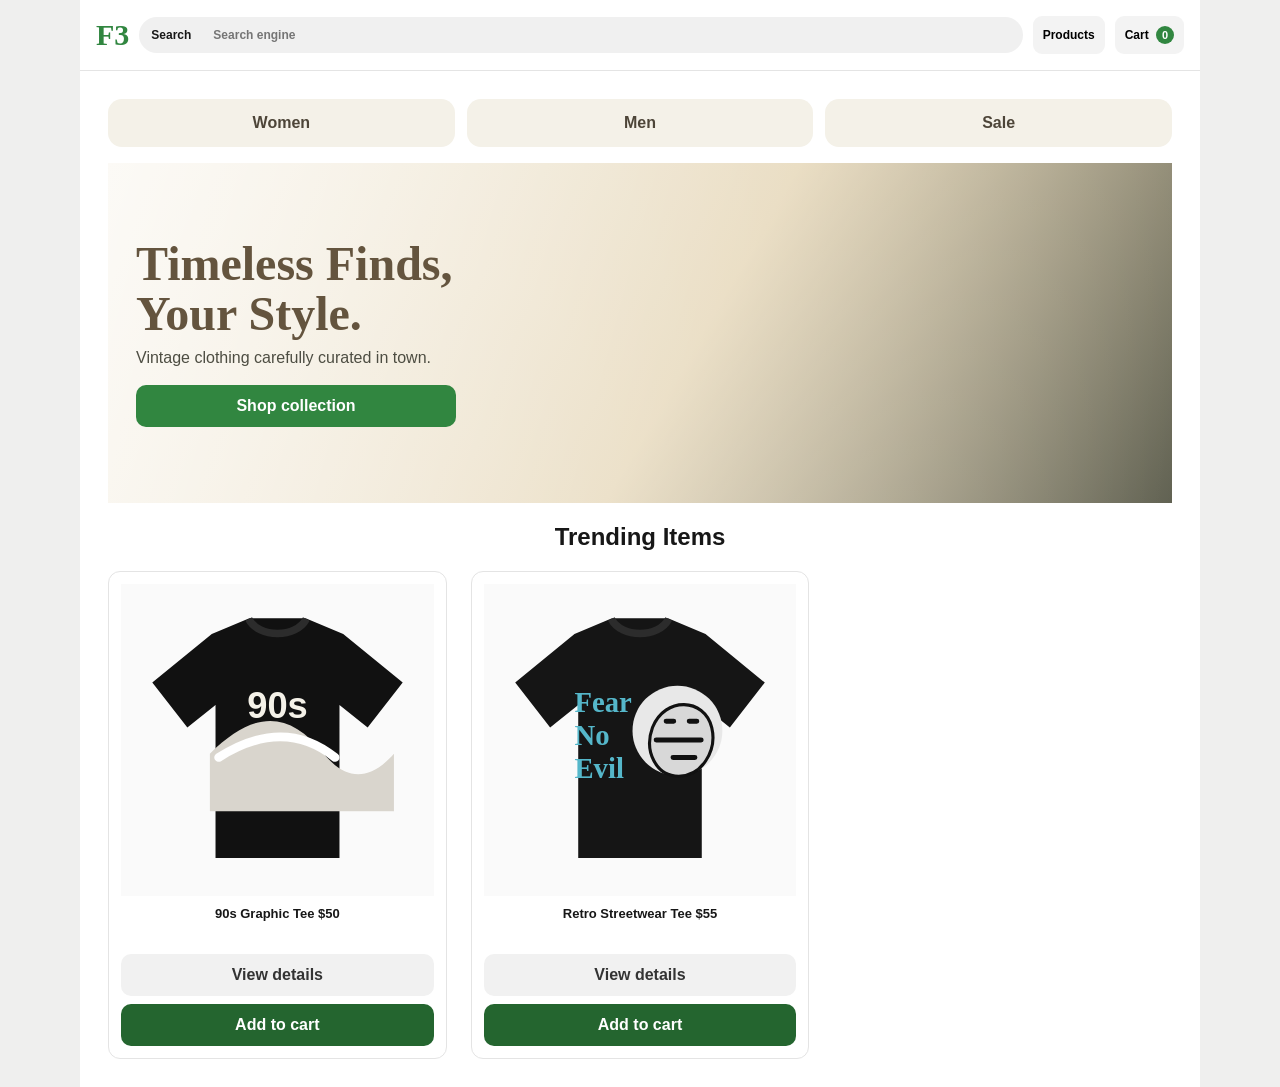
<file: index.html>
<!doctype html>
<html lang="en">
<head>
  <meta charset="utf-8">
  <meta name="viewport" content="width=device-width, initial-scale=1">
  <title>F3 Vintage Shop - Week 2</title>
  <link rel="stylesheet" href="css/styles.css">
</head>
<body>
  <header class="site-header">
    <a class="brand" href="#home" data-route="home" aria-label="F3 home">F3</a>
    <label class="search-box">
      <span>Search</span>
      <input id="searchInput" type="search" placeholder="Search engine">
    </label>
    <button class="nav-button" type="button" data-route="results">Products</button>
    <button class="nav-button cart-nav" type="button" data-route="cart">Cart <span id="cartCount">0</span></button>
  </header>

  <main>
    <section id="home" class="view active" aria-labelledby="homeTitle">
      <div class="category-row" aria-label="Shopping categories">
        <button type="button">Women</button>
        <button type="button">Men</button>
        <button type="button">Sale</button>
      </div>

      <section class="hero" aria-labelledby="homeTitle">
        <div>
          <h1 id="homeTitle">Timeless Finds, Your Style.</h1>
          <p>Vintage clothing carefully curated in town.</p>
          <button class="primary-button" type="button" data-route="results">Shop collection</button>
        </div>
      </section>

      <section aria-labelledby="trendingTitle">
        <h2 id="trendingTitle">Trending Items</h2>
        <div id="trendingGrid" class="product-grid"></div>
      </section>
    </section>

    <section id="results" class="view" aria-labelledby="resultsTitle">
      <div class="page-title">
        <button class="back-button" type="button" data-route="home">Back</button>
        <h1 id="resultsTitle">Search and Results</h1>
      </div>

      <div class="filter-row" aria-label="Product filters">
        <button type="button">Filter</button>
        <button type="button">Price</button>
        <button type="button">Size</button>
      </div>

      <div id="resultsGrid" class="product-grid"></div>
    </section>

    <section id="product" class="view" aria-labelledby="productTitle">
      <div class="page-title">
        <button class="back-button" type="button" data-route="results">Back</button>
        <h1 id="productTitle">Product Details</h1>
      </div>

      <article class="product-detail">
        <div id="productImage" class="detail-image"></div>
        <div class="detail-copy">
          <h2 id="productName">Product Name</h2>
          <p>Condition: Good</p>
          <label class="size-select">
            Size
            <select id="sizeSelect">
              <option>S</option>
              <option selected>M</option>
              <option>L</option>
              <option>XL</option>
            </select>
          </label>
          <button id="addToCart" class="primary-button" type="button">Add to Cart</button>
        </div>
      </article>
    </section>

    <section id="cart" class="view" aria-labelledby="cartTitle">
      <div class="page-title">
        <button class="back-button" type="button" data-route="results">Back</button>
        <h1 id="cartTitle">Cart</h1>
      </div>

      <button class="text-button" type="button" data-route="results">Continue shopping</button>
      <div id="cartItems" class="cart-list"></div>
      <p id="emptyCart" class="empty-message">Your cart is currently empty.</p>
      <div class="subtotal">
        <span>Subtotal</span>
        <strong id="subtotal">$0</strong>
      </div>
      <button class="primary-button" type="button" data-route="checkout">Check out</button>
    </section>

    <section id="checkout" class="view" aria-labelledby="checkoutTitle">
      <div class="page-title">
        <button class="back-button" type="button" data-route="cart">Back</button>
        <h1 id="checkoutTitle">Checkout</h1>
      </div>

      <form id="checkoutForm" class="checkout-form" novalidate>
        <fieldset>
          <legend>Contact</legend>
          <label>Email <input id="email" type="email" placeholder="Email" required></label>
        </fieldset>

        <fieldset>
          <legend>Delivery</legend>
          <label>First name <input id="firstName" type="text" placeholder="First name" required></label>
          <label>Last name <input id="lastName" type="text" placeholder="Last name" required></label>
          <label>Address <input id="address" type="text" placeholder="Address" required></label>
        </fieldset>

        <fieldset>
          <legend>Payment</legend>
          <label>Card number <input id="cardNumber" inputmode="numeric" placeholder="Card number" required></label>
          <label>Expiry <input id="expiry" placeholder="MM/YY" required></label>
          <label>CVV <input id="cvv" inputmode="numeric" placeholder="CVV" required></label>
        </fieldset>

        <p class="checkout-total">Total: <strong id="checkoutTotal">$0</strong></p>
        <p id="formError" class="form-error" role="alert"></p>
        <button class="primary-button" type="submit">Pay now</button>
      </form>
    </section>

    <section id="confirmation" class="view confirmation" aria-labelledby="confirmationTitle">
      <div class="success-mark" aria-hidden="true"></div>
      <h1 id="confirmationTitle">Thank you for your purchase.</h1>
      <p>Your order has been received.</p>
      <section class="order-summary">
        <h2>Order summary</h2>
        <div id="summaryItems"></div>
        <p>Total Paid: <strong id="summaryTotal">$0</strong></p>
      </section>
      <button class="primary-button" type="button" data-route="home">Continue shopping</button>
    </section>
  </main>

  <script src="js/app.js"></script>
</body>
</html>
</file>
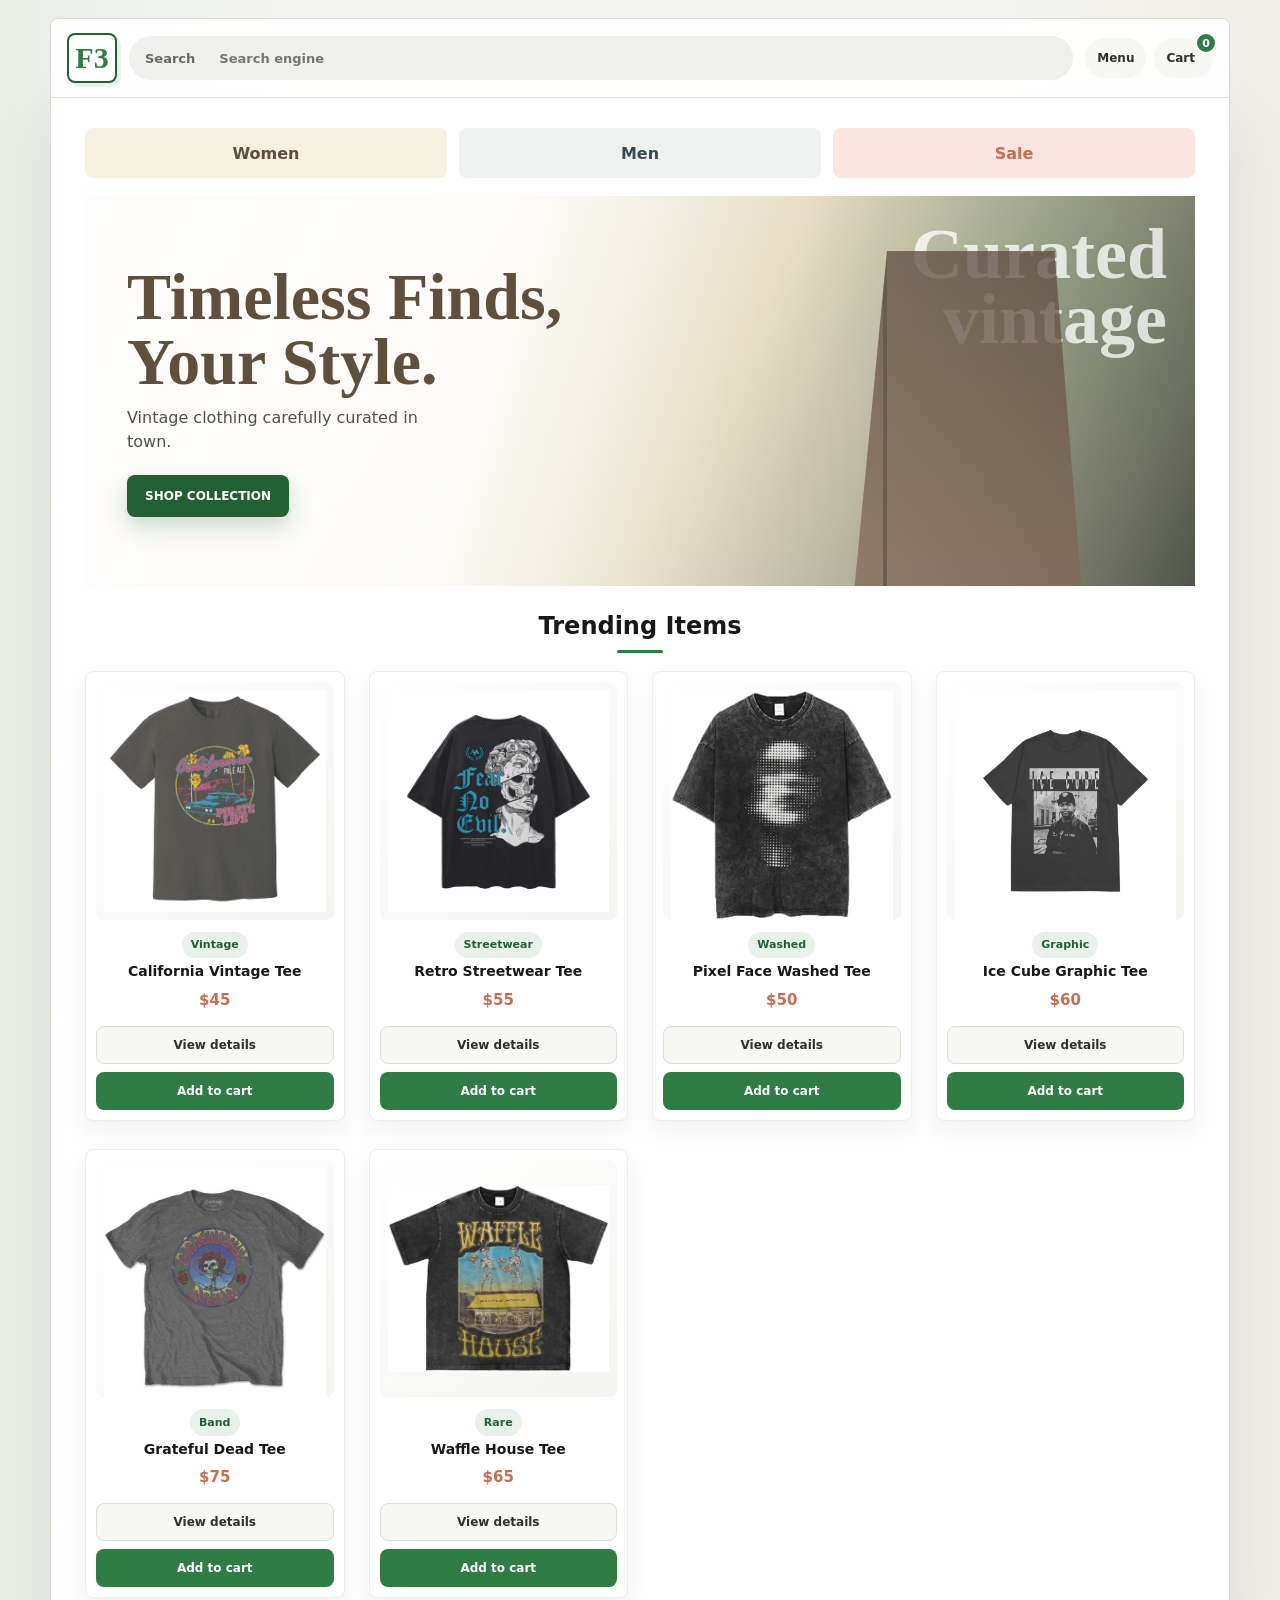
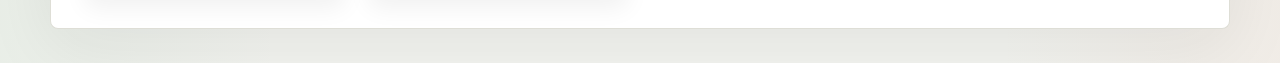
<file: docs/index.html>
<!doctype html>
<html lang="en">
<head>
  <meta charset="utf-8">
  <meta name="viewport" content="width=device-width, initial-scale=1">
  <title>F3 Vintage Shop</title>
  <link rel="stylesheet" href="css/styles.css?v=20260609">
</head>
<body>
  <header class="site-header">
    <a class="brand" href="#home" data-route="home" aria-label="F3 home">F3</a>
    <label class="search-box">
      <span aria-hidden="true">Search</span>
      <input id="searchInput" type="search" placeholder="Search engine">
    </label>
    <nav class="top-actions" aria-label="Main navigation">
      <button class="icon-button" type="button" data-route="results" aria-label="Open product list">Menu</button>
      <button class="icon-button cart-button" type="button" data-route="cart" aria-label="Open cart">
        Cart
        <span id="cartCount" class="cart-count">0</span>
      </button>
    </nav>
  </header>

  <main>
    <section id="home" class="view active" aria-labelledby="homeTitle">
      <div class="category-row" aria-label="Shopping categories">
        <button class="category category-women" type="button">Women</button>
        <button class="category category-men" type="button">Men</button>
        <button class="category category-sale" type="button">Sale</button>
      </div>

      <section class="hero" aria-labelledby="homeTitle">
        <div class="hero-copy">
          <h1 id="homeTitle">Timeless Finds, Your Style.</h1>
          <p>Vintage clothing carefully curated in town.</p>
          <button class="small-button" type="button" data-route="results">Shop collection</button>
        </div>
      </section>

      <section aria-labelledby="trendingTitle">
        <h2 id="trendingTitle" class="section-title">Trending Items</h2>
        <div id="trendingGrid" class="product-grid"></div>
      </section>
    </section>

    <section id="results" class="view" aria-labelledby="resultsTitle">
      <div class="page-toolbar">
        <button class="back-button" type="button" data-route="home" aria-label="Back to home">Back</button>
        <h1 id="resultsTitle">Search and Results</h1>
      </div>

      <div class="filter-row" aria-label="Product filters">
        <button type="button">Filter</button>
        <button type="button">Price</button>
        <button type="button">Size</button>
      </div>

      <div id="resultsGrid" class="product-grid"></div>
    </section>

    <section id="product" class="view" aria-labelledby="productTitle">
      <div class="page-toolbar">
        <button class="back-button" type="button" data-route="results" aria-label="Back to products">Back</button>
        <h1 id="productTitle">Product Details</h1>
      </div>

      <article class="product-detail">
        <div id="productImage" class="detail-image"></div>
        <div class="detail-copy">
          <h2 id="productName">California Vintage Tee $45</h2>
          <p id="productCondition">Condition: Good</p>
          <label class="size-select">
            Size
            <select id="sizeSelect">
              <option>S</option>
              <option selected>M</option>
              <option>L</option>
              <option>XL</option>
            </select>
          </label>
          <button id="addToCart" class="primary-button" type="button">Add to Cart</button>
        </div>
      </article>
    </section>

    <section id="cart" class="view" aria-labelledby="cartTitle">
      <div class="page-toolbar">
        <button class="back-button" type="button" data-route="product" aria-label="Back to product">Back</button>
        <h1 id="cartTitle">Cart</h1>
      </div>

      <button class="text-button" type="button" data-route="results">Continue shopping</button>
      <div id="cartItems" class="cart-list"></div>
      <div class="subtotal">
        <span>Subtotal</span>
        <strong id="cartSubtotal">$0</strong>
      </div>
      <button class="primary-button" type="button" data-route="checkout">Check out</button>
    </section>

    <section id="checkout" class="view" aria-labelledby="checkoutTitle">
      <div class="page-toolbar">
        <button class="back-button" type="button" data-route="cart" aria-label="Back to cart">Back</button>
        <h1 id="checkoutTitle">Checkout</h1>
      </div>

      <form id="checkoutForm" class="checkout-form" novalidate>
        <fieldset>
          <legend>Contact</legend>
          <label>Email <input id="email" type="email" placeholder="Email" required></label>
        </fieldset>

        <fieldset>
          <legend>Delivery</legend>
          <div class="delivery-options">
            <label><input type="radio" name="delivery" value="Ship" checked> Ship</label>
            <label><input type="radio" name="delivery" value="Pickup"> Pickup</label>
          </div>
          <label>First name <input id="firstName" type="text" placeholder="First name" required></label>
          <label>Last name <input id="lastName" type="text" placeholder="Last name" required></label>
          <label>Address <input id="address" type="text" placeholder="Address" required></label>
        </fieldset>

        <fieldset>
          <legend>Payment</legend>
          <label>Card number <input id="cardNumber" inputmode="numeric" placeholder="Card number" required></label>
          <label>Expiry <input id="expiry" placeholder="MM/YY" required></label>
          <label>CVV <input id="cvv" inputmode="numeric" placeholder="CVV" required></label>
        </fieldset>

        <div class="checkout-summary">
          <button class="coupon" type="button">Discount code</button>
          <span>Total <strong id="checkoutTotal">$0</strong></span>
        </div>
        <p id="formError" class="form-error" role="alert"></p>
        <button class="primary-button" type="submit">Pay now</button>
      </form>
    </section>

    <section id="confirmation" class="view confirmation" aria-labelledby="confirmationTitle">
      <div class="success-mark" aria-hidden="true"></div>
      <h1 id="confirmationTitle">Thank you for your purchase.</h1>
      <p>Your order <strong>#12345</strong> has been received.</p>

      <section class="order-summary" aria-labelledby="summaryTitle">
        <h2 id="summaryTitle">Order summary</h2>
        <div id="summaryItems"></div>
        <div class="subtotal">
          <span>Total Paid</span>
          <strong id="summaryTotal">$0</strong>
        </div>
      </section>

      <button class="primary-button" type="button" data-route="home">Continue shopping</button>
    </section>
  </main>

  <script src="js/app.js?v=20260609"></script>
</body>
</html>
</file>
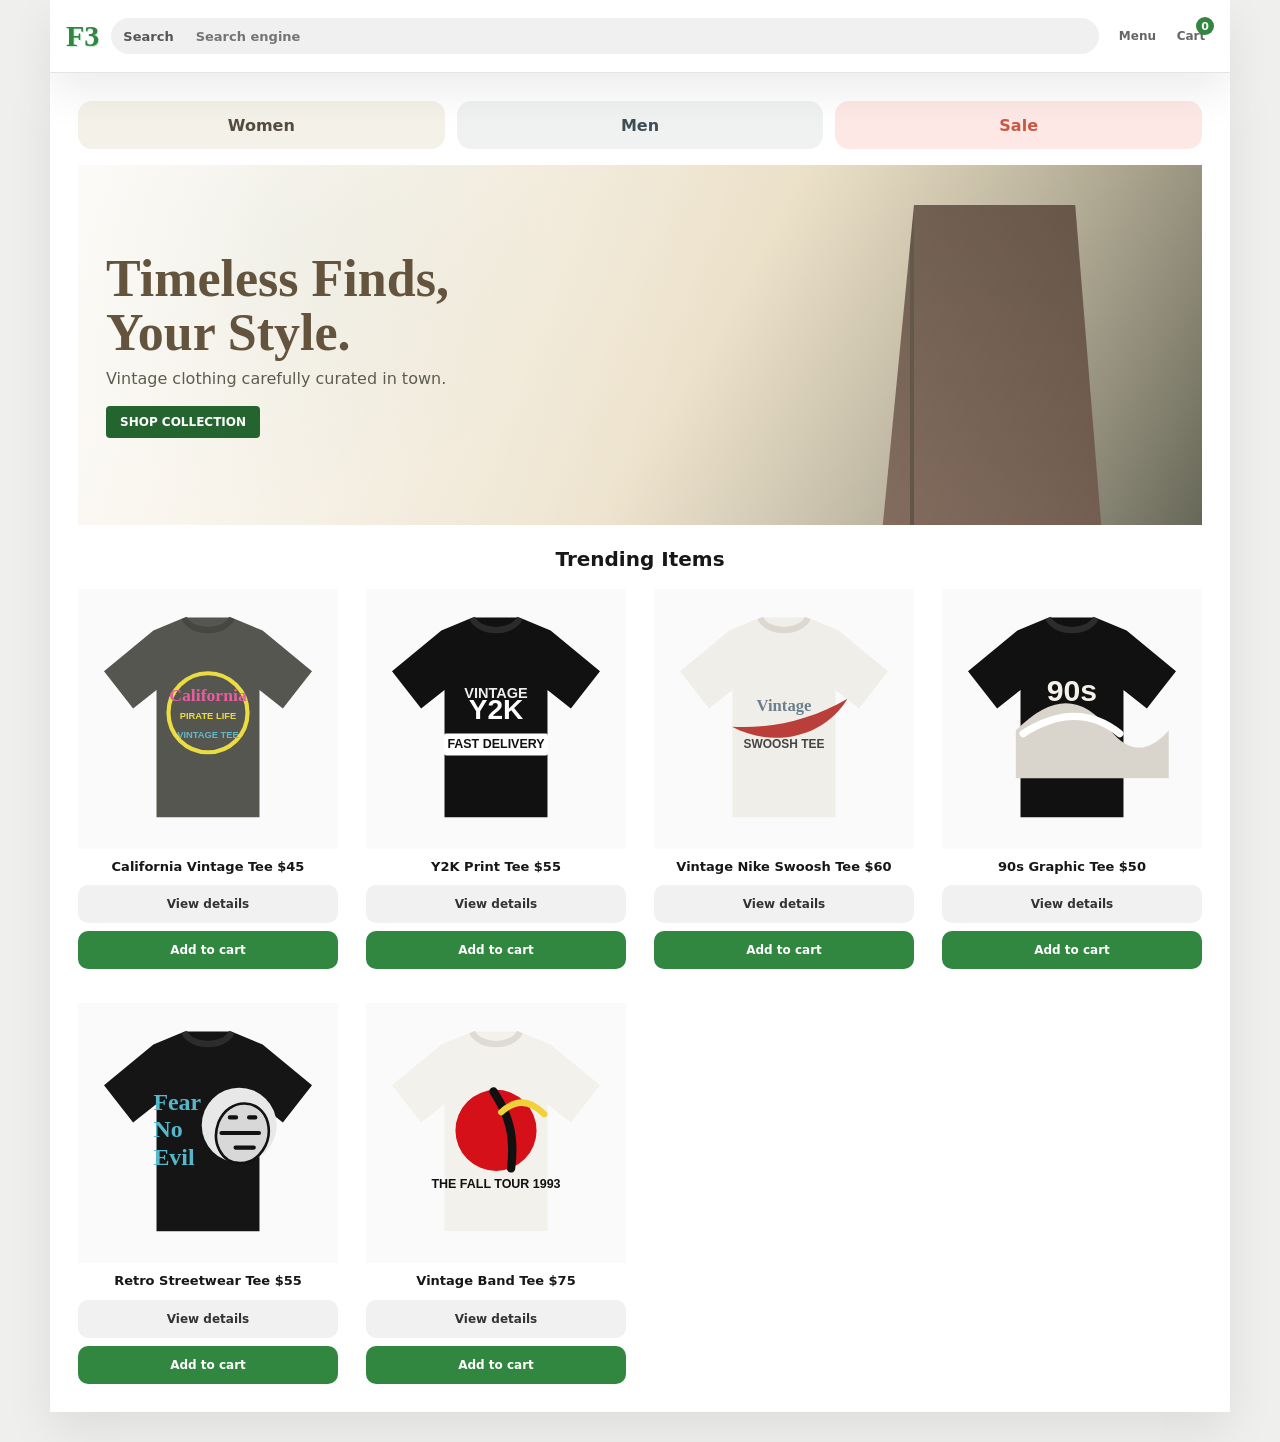
<file: improvements/index.html>
<!doctype html>
<html lang="en">
<head>
  <meta charset="utf-8">
  <meta name="viewport" content="width=device-width, initial-scale=1">
  <title>F3 Vintage Shop</title>
  <link rel="stylesheet" href="css/styles.css">
</head>
<body>
  <header class="site-header">
    <a class="brand" href="#home" data-route="home" aria-label="F3 home">F3</a>
    <label class="search-box">
      <span aria-hidden="true">Search</span>
      <input id="searchInput" type="search" placeholder="Search engine">
    </label>
    <nav class="top-actions" aria-label="Main navigation">
      <button class="icon-button" type="button" data-route="results" aria-label="Open product list">Menu</button>
      <button class="icon-button cart-button" type="button" data-route="cart" aria-label="Open cart">
        Cart
        <span id="cartCount" class="cart-count">0</span>
      </button>
    </nav>
  </header>

  <main>
    <section id="home" class="view active" aria-labelledby="homeTitle">
      <div class="category-row" aria-label="Shopping categories">
        <button class="category category-women" type="button">Women</button>
        <button class="category category-men" type="button">Men</button>
        <button class="category category-sale" type="button">Sale</button>
      </div>

      <section class="hero" aria-labelledby="homeTitle">
        <div class="hero-copy">
          <h1 id="homeTitle">Timeless Finds, Your Style.</h1>
          <p>Vintage clothing carefully curated in town.</p>
          <button class="small-button" type="button" data-route="results">Shop collection</button>
        </div>
      </section>

      <section aria-labelledby="trendingTitle">
        <h2 id="trendingTitle" class="section-title">Trending Items</h2>
        <div id="trendingGrid" class="product-grid"></div>
      </section>
    </section>

    <section id="results" class="view" aria-labelledby="resultsTitle">
      <div class="page-toolbar">
        <button class="back-button" type="button" data-route="home" aria-label="Back to home">Back</button>
        <h1 id="resultsTitle">Search and Results</h1>
      </div>

      <div class="filter-row" aria-label="Product filters">
        <button type="button">Filter</button>
        <button type="button">Price</button>
        <button type="button">Size</button>
      </div>

      <div id="resultsGrid" class="product-grid"></div>
    </section>

    <section id="product" class="view" aria-labelledby="productTitle">
      <div class="page-toolbar">
        <button class="back-button" type="button" data-route="results" aria-label="Back to products">Back</button>
        <h1 id="productTitle">Product Details</h1>
      </div>

      <article class="product-detail">
        <div id="productImage" class="detail-image"></div>
        <div class="detail-copy">
          <h2 id="productName">California Vintage Tee $45</h2>
          <p>Condition: Good</p>
          <label class="size-select">
            Size
            <select id="sizeSelect">
              <option>S</option>
              <option selected>M</option>
              <option>L</option>
              <option>XL</option>
            </select>
          </label>
          <button id="addToCart" class="primary-button" type="button">Add to Cart</button>
        </div>
      </article>
    </section>

    <section id="cart" class="view" aria-labelledby="cartTitle">
      <div class="page-toolbar">
        <button class="back-button" type="button" data-route="product" aria-label="Back to product">Back</button>
        <h1 id="cartTitle">Cart</h1>
      </div>

      <button class="text-button" type="button" data-route="results">Continue shopping</button>
      <div id="cartItems" class="cart-list"></div>
      <div class="subtotal">
        <span>Subtotal</span>
        <strong id="cartSubtotal">$0</strong>
      </div>
      <button class="primary-button" type="button" data-route="checkout">Check out</button>
    </section>

    <section id="checkout" class="view" aria-labelledby="checkoutTitle">
      <div class="page-toolbar">
        <button class="back-button" type="button" data-route="cart" aria-label="Back to cart">Back</button>
        <h1 id="checkoutTitle">Checkout</h1>
      </div>

      <form id="checkoutForm" class="checkout-form" novalidate>
        <fieldset>
          <legend>Contact</legend>
          <label>Email <input id="email" type="email" placeholder="Email" required></label>
        </fieldset>

        <fieldset>
          <legend>Delivery</legend>
          <div class="delivery-options">
            <label><input type="radio" name="delivery" value="Ship" checked> Ship</label>
            <label><input type="radio" name="delivery" value="Pickup"> Pickup</label>
          </div>
          <label>First name <input id="firstName" type="text" placeholder="First name" required></label>
          <label>Last name <input id="lastName" type="text" placeholder="Last name" required></label>
          <label>Address <input id="address" type="text" placeholder="Address" required></label>
        </fieldset>

        <fieldset>
          <legend>Payment</legend>
          <label>Card number <input id="cardNumber" inputmode="numeric" placeholder="Card number" required></label>
          <label>Expiry <input id="expiry" placeholder="MM/YY" required></label>
          <label>CVV <input id="cvv" inputmode="numeric" placeholder="CVV" required></label>
        </fieldset>

        <div class="checkout-summary">
          <button class="coupon" type="button">Discount code</button>
          <span>Total <strong id="checkoutTotal">$0</strong></span>
        </div>
        <p id="formError" class="form-error" role="alert"></p>
        <button class="primary-button" type="submit">Pay now</button>
      </form>
    </section>

    <section id="confirmation" class="view confirmation" aria-labelledby="confirmationTitle">
      <div class="success-mark" aria-hidden="true"></div>
      <h1 id="confirmationTitle">Thank you for your purchase.</h1>
      <p>Your order <strong>#12345</strong> has been received.</p>

      <section class="order-summary" aria-labelledby="summaryTitle">
        <h2 id="summaryTitle">Order summary</h2>
        <div id="summaryItems"></div>
        <div class="subtotal">
          <span>Total Paid</span>
          <strong id="summaryTotal">$0</strong>
        </div>
      </section>

      <button class="primary-button" type="button" data-route="home">Continue shopping</button>
    </section>
  </main>

  <script src="js/app.js?v=4"></script>
</body>
</html>
</file>
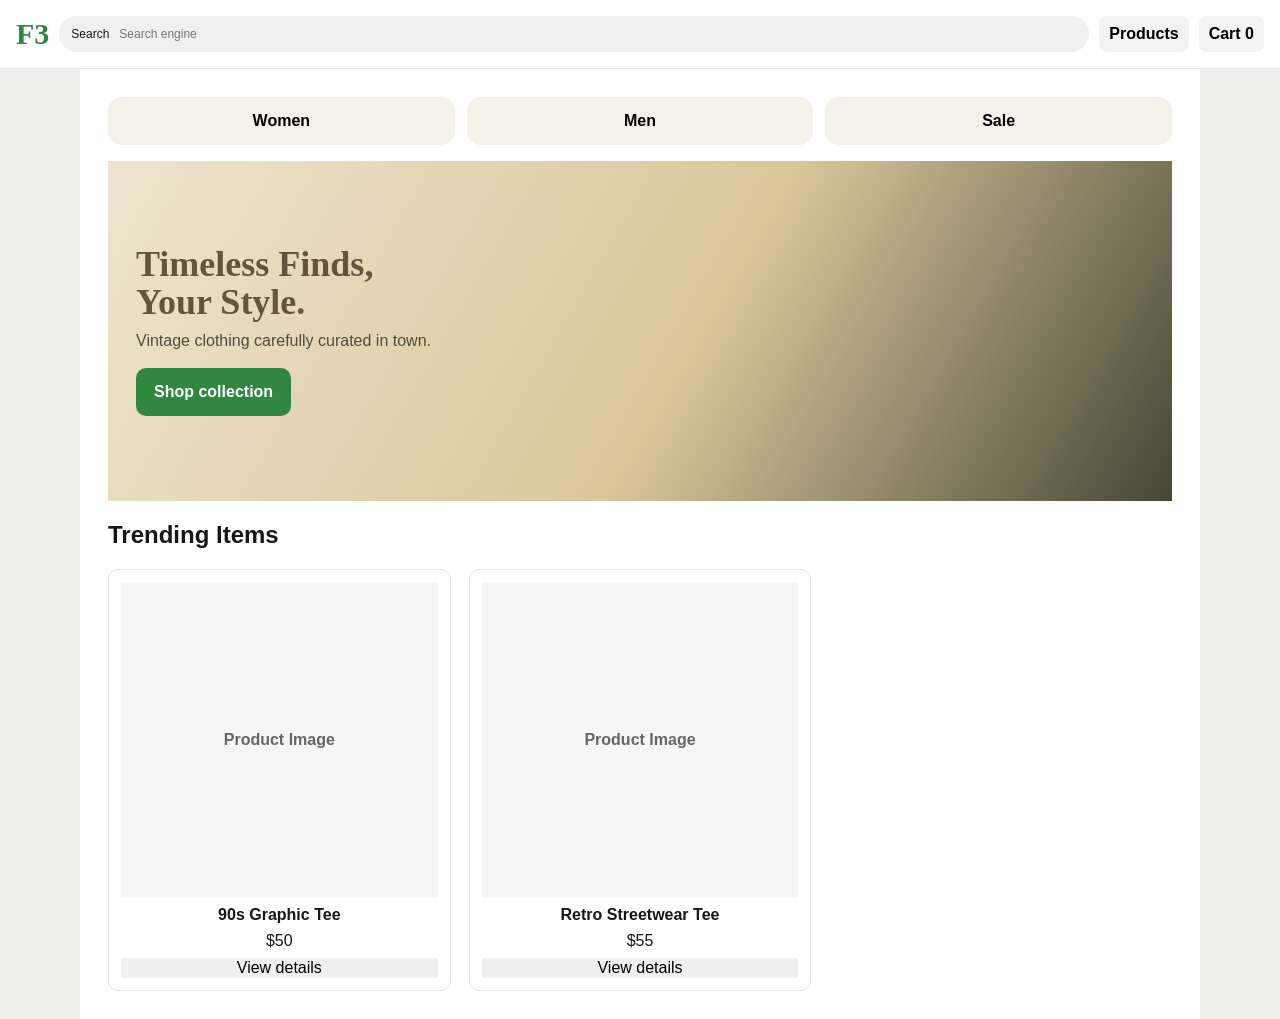
<file: week 1 progress/index.html>
<!doctype html>
<html lang="en">
<head>
  <meta charset="utf-8">
  <meta name="viewport" content="width=device-width, initial-scale=1">
  <title>F3 Vintage Shop - Week 1</title>
  <link rel="stylesheet" href="css/styles.css">
</head>
<body>
  <header class="site-header">
    <a class="brand" href="#home" data-route="home">F3</a>
    <label class="search-box">
      <span>Search</span>
      <input type="search" placeholder="Search engine">
    </label>
    <button class="nav-button" type="button" data-route="results">Products</button>
    <button class="nav-button" type="button" data-route="cart">Cart <span id="cartCount">0</span></button>
  </header>

  <main>
    <section id="home" class="view active">
      <div class="category-row">
        <button type="button">Women</button>
        <button type="button">Men</button>
        <button type="button">Sale</button>
      </div>

      <section class="hero">
        <div>
          <h1>Timeless Finds, Your Style.</h1>
          <p>Vintage clothing carefully curated in town.</p>
          <button class="primary-button" type="button" data-route="results">Shop collection</button>
        </div>
      </section>

      <h2>Trending Items</h2>
      <div id="trendingGrid" class="product-grid"></div>
    </section>

    <section id="results" class="view">
      <div class="page-title">
        <button type="button" data-route="home">Back</button>
        <h1>Search and Results</h1>
      </div>

      <div class="filter-row">
        <button type="button">Filter</button>
        <button type="button">Price</button>
        <button type="button">Size</button>
      </div>

      <div id="resultsGrid" class="product-grid"></div>
    </section>

    <section id="product" class="view">
      <div class="page-title">
        <button type="button" data-route="results">Back</button>
        <h1>Product Details</h1>
      </div>

      <article class="product-detail">
        <div id="productImage" class="placeholder-image"></div>
        <div>
          <h2 id="productName">Product Name</h2>
          <p>Condition: Good</p>
          <p>Size: M</p>
          <button id="addToCart" class="primary-button" type="button">Add to Cart</button>
        </div>
      </article>
    </section>

    <section id="cart" class="view">
      <div class="page-title">
        <button type="button" data-route="results">Back</button>
        <h1>Cart</h1>
      </div>

      <div id="cartItems" class="cart-list"></div>
      <p class="subtotal">Subtotal: <strong id="subtotal">$0</strong></p>
      <button class="primary-button" type="button" data-route="checkout">Check out</button>
    </section>

    <section id="checkout" class="view">
      <div class="page-title">
        <button type="button" data-route="cart">Back</button>
        <h1>Checkout</h1>
      </div>

      <form class="checkout-form">
        <label>Email <input type="email" placeholder="Email"></label>
        <label>First name <input type="text" placeholder="First name"></label>
        <label>Last name <input type="text" placeholder="Last name"></label>
        <label>Address <input type="text" placeholder="Address"></label>
        <button class="primary-button" type="button" data-route="confirmation">Pay now</button>
      </form>
    </section>

    <section id="confirmation" class="view confirmation">
      <h1>Thank you for your purchase.</h1>
      <p>Your order has been received.</p>
      <button class="primary-button" type="button" data-route="home">Continue shopping</button>
    </section>
  </main>

  <script src="js/app.js"></script>
</body>
</html>
</file>
<file: css/styles.css>
:root {
  --green: #318640;
  --green-dark: #24652f;
  --mint: #23d09b;
  --ink: #171717;
  --muted: #666;
  --line: #e4e4e4;
  --page: #efefee;
  --surface: #ffffff;
  --soft: #f7f7f5;
  --danger: #d64b42;
  font-family: Arial, Helvetica, sans-serif;
}

* {
  box-sizing: border-box;
}

body {
  margin: 0;
  background: var(--page);
  color: var(--ink);
}

button,
input,
select {
  font: inherit;
}

button {
  border: 0;
  cursor: pointer;
}

.site-header {
  position: sticky;
  top: 0;
  z-index: 10;
  display: grid;
  grid-template-columns: auto minmax(0, 1fr) auto auto;
  gap: 10px;
  align-items: center;
  max-width: 1120px;
  margin: 0 auto;
  padding: 16px;
  background: rgba(255, 255, 255, .96);
  border-bottom: 1px solid var(--line);
}

.brand {
  color: var(--green);
  font-family: Georgia, serif;
  font-size: 30px;
  font-weight: 900;
  text-decoration: none;
}

.search-box {
  display: flex;
  align-items: center;
  gap: 8px;
  min-width: 0;
  height: 36px;
  padding: 0 12px;
  border-radius: 999px;
  background: #f0f0f0;
  font-size: 12px;
}

.search-box input {
  width: 100%;
  min-width: 0;
  border: 0;
  outline: 0;
  background: transparent;
}

.nav-button {
  min-height: 38px;
  padding: 0 10px;
  border-radius: 9px;
  background: #f3f3f3;
  font-size: 12px;
  font-weight: 800;
}

.cart-nav span {
  display: inline-grid;
  place-items: center;
  min-width: 18px;
  height: 18px;
  margin-left: 4px;
  border-radius: 999px;
  background: var(--green);
  color: white;
  font-size: 11px;
}

main {
  max-width: 1120px;
  min-height: calc(100vh - 69px);
  margin: 0 auto;
  background: var(--surface);
}

.view {
  display: none;
  padding: 18px;
}

.view.active {
  display: block;
}

.category-row,
.filter-row {
  display: grid;
  grid-template-columns: repeat(3, 1fr);
  gap: 12px;
  margin-bottom: 16px;
}

.category-row button,
.filter-row button {
  min-height: 48px;
  border-radius: 14px;
  background: #f4f1e8;
  color: #4d4538;
  font-weight: 800;
}

.filter-row button {
  background: var(--green);
  color: white;
}

.hero {
  min-height: 260px;
  display: flex;
  align-items: center;
  padding: 28px;
  background:
    linear-gradient(105deg, rgba(255,255,255,.82), rgba(255,255,255,.15)),
    linear-gradient(120deg, #eee4ce, #dbc69a 55%, #454634);
}

.hero h1 {
  max-width: 320px;
  margin: 0 0 10px;
  font-family: Georgia, serif;
  font-size: 36px;
  line-height: 1.05;
  color: #64543e;
}

.hero p {
  margin: 0 0 18px;
  color: #4d4d42;
}

.primary-button,
.secondary-button,
.mini-cart-button,
.text-button,
.back-button {
  min-height: 42px;
  border-radius: 10px;
  font-weight: 900;
}

.primary-button {
  width: 100%;
  background: var(--green);
  color: white;
}

.secondary-button {
  background: #f1f1f1;
  color: #333;
}

.mini-cart-button {
  background: var(--green-dark);
  color: white;
}

.text-button,
.back-button {
  padding: 0 14px;
  background: #f3f3f3;
  color: #333;
}

h2 {
  text-align: center;
}

.product-grid {
  display: grid;
  grid-template-columns: repeat(2, minmax(0, 1fr));
  gap: 18px;
}

.product-card {
  display: grid;
  gap: 10px;
  padding: 12px;
  border: 1px solid var(--line);
  border-radius: 12px;
  background: #fff;
  text-align: center;
}

.product-card strong {
  min-height: 38px;
  font-size: 13px;
}

.product-actions {
  display: grid;
  gap: 8px;
}

.product-image {
  width: 100%;
  aspect-ratio: 1 / 1;
  display: grid;
  place-items: center;
  background: var(--soft);
  overflow: hidden;
}

.product-image img {
  width: 100%;
  height: 100%;
  object-fit: contain;
}

.page-title {
  display: grid;
  grid-template-columns: auto 1fr;
  gap: 12px;
  align-items: center;
  margin-bottom: 16px;
}

.page-title h1 {
  margin: 0;
  text-align: center;
  font-size: 22px;
}

.product-detail {
  display: grid;
  gap: 22px;
}

.detail-image {
  width: min(100%, 360px);
  margin: 0 auto;
}

.detail-copy {
  display: grid;
  gap: 14px;
  text-align: center;
}

.detail-copy h2 {
  margin: 0;
}

.size-select {
  display: grid;
  gap: 6px;
  font-weight: 800;
}

.size-select select {
  min-height: 42px;
  border: 1px solid var(--line);
  border-radius: 10px;
  padding: 0 10px;
}

.cart-list {
  display: grid;
  gap: 12px;
}

.cart-item,
.summary-item {
  display: grid;
  grid-template-columns: 72px minmax(0, 1fr) auto;
  gap: 12px;
  align-items: center;
  padding: 10px;
  border: 1px solid var(--line);
  border-radius: 10px;
}

.cart-item h2,
.summary-item h3 {
  margin: 0 0 4px;
  font-size: 14px;
}

.cart-item p,
.summary-item p {
  margin: 0;
  color: var(--muted);
  font-size: 12px;
}

.remove-button {
  background: transparent;
  color: var(--danger);
  font-weight: 900;
}

.subtotal,
.checkout-total {
  display: flex;
  justify-content: space-between;
  font-size: 18px;
  font-weight: 900;
}

.empty-message {
  padding: 16px;
  background: var(--soft);
  border-radius: 10px;
  color: var(--muted);
  text-align: center;
}

.checkout-form {
  display: grid;
  gap: 16px;
}

fieldset {
  display: grid;
  gap: 10px;
  margin: 0;
  padding: 0;
  border: 0;
}

legend {
  font-weight: 900;
}

label {
  display: grid;
  gap: 5px;
  font-size: 13px;
  font-weight: 800;
}

input {
  min-height: 42px;
  border: 1px solid var(--line);
  border-radius: 999px;
  padding: 0 14px;
}

.form-error {
  min-height: 22px;
  margin: 0;
  color: var(--danger);
  font-weight: 800;
}

.confirmation {
  text-align: center;
}

.success-mark {
  width: 138px;
  height: 138px;
  margin: 30px auto 18px;
  border: 10px solid var(--mint);
  border-radius: 50%;
  position: relative;
}

.success-mark::after {
  content: "";
  position: absolute;
  left: 32px;
  top: 31px;
  width: 68px;
  height: 38px;
  border-left: 13px solid var(--mint);
  border-bottom: 13px solid var(--mint);
  transform: rotate(-45deg);
}

.order-summary {
  margin: 24px 0;
  padding: 16px;
  background: #eeeeee;
  text-align: left;
}

@media (min-width: 760px) {
  .view {
    padding: 28px;
  }

  .hero {
    min-height: 340px;
  }

  .hero h1 {
    font-size: 48px;
  }

  .product-grid {
    grid-template-columns: repeat(3, minmax(0, 1fr));
    gap: 24px;
  }

  .product-detail {
    grid-template-columns: minmax(280px, 1fr) minmax(280px, 1fr);
    min-height: 520px;
    align-items: center;
  }

  .detail-copy {
    text-align: left;
  }

  .checkout-form,
  .cart-list,
  .order-summary {
    max-width: 760px;
    margin-left: auto;
    margin-right: auto;
  }
}
</file>
<file: docs/css/styles.css>
:root {
  --green: #2f7d45;
  --green-dark: #225f35;
  --green-soft: #e8f1ea;
  --ink: #181916;
  --muted: #686b63;
  --line: #deded6;
  --surface: #ffffff;
  --page: #f3f4f0;
  --cream: #f6f0df;
  --clay: #c86d4f;
  --charcoal: #2d302b;
  --danger: #c94d43;
  --shadow: 0 16px 36px rgba(37, 43, 35, .1);
  font-family: Inter, ui-sans-serif, system-ui, -apple-system, BlinkMacSystemFont, "Segoe UI", sans-serif;
}

* {
  box-sizing: border-box;
}

html {
  scroll-behavior: smooth;
}

body {
  margin: 0;
  min-height: 100vh;
  background:
    linear-gradient(90deg, rgba(47, 125, 69, .05), transparent 22%, transparent 78%, rgba(200, 109, 79, .06)),
    var(--page);
  color: var(--ink);
}

button,
input,
select {
  font: inherit;
}

button {
  border: 0;
  cursor: pointer;
}

button:focus-visible,
input:focus-visible,
select:focus-visible {
  outline: 3px solid rgba(47, 125, 69, .24);
  outline-offset: 2px;
}

.site-header {
  position: sticky;
  top: 0;
  z-index: 10;
  display: grid;
  grid-template-columns: auto minmax(0, 1fr) auto;
  gap: 12px;
  align-items: center;
  width: min(100%, 1180px);
  margin: 0 auto;
  padding: 14px 16px;
  background: rgba(255, 255, 255, .94);
  border-bottom: 1px solid var(--line);
  backdrop-filter: blur(12px);
}

.brand {
  width: 50px;
  height: 50px;
  display: grid;
  place-items: center;
  border: 2px solid var(--green-dark);
  border-radius: 8px;
  background: #fff;
  color: var(--green);
  font-family: Georgia, serif;
  font-size: 30px;
  font-weight: 900;
  line-height: 1;
  text-decoration: none;
  box-shadow: 4px 4px 0 var(--green-soft);
}

.search-box {
  display: grid;
  grid-template-columns: auto minmax(0, 1fr);
  align-items: center;
  gap: 10px;
  min-width: 0;
  height: 44px;
  padding: 0 15px;
  border: 1px solid transparent;
  border-radius: 999px;
  background: #eff0ed;
  color: var(--muted);
  font-size: 13px;
  font-weight: 800;
}

.search-box input {
  width: 100%;
  min-width: 0;
  border: 0;
  outline: 0;
  background: transparent;
  color: var(--ink);
  font-weight: 700;
}

.top-actions {
  display: flex;
  gap: 8px;
  align-items: center;
}

.icon-button {
  position: relative;
  min-width: 54px;
  height: 40px;
  padding: 0 12px;
  border-radius: 999px;
  background: #f7f7f4;
  color: var(--charcoal);
  font-size: 12px;
  font-weight: 900;
}

.cart-button {
  padding-right: 18px;
}

.cart-count {
  position: absolute;
  top: -6px;
  right: -4px;
  min-width: 22px;
  height: 22px;
  display: grid;
  place-items: center;
  border: 2px solid #fff;
  border-radius: 999px;
  background: var(--green);
  color: white;
  font-size: 11px;
  font-weight: 900;
}

main {
  width: min(100%, 1180px);
  min-height: calc(100vh - 79px);
  margin: 0 auto;
  background: var(--surface);
  box-shadow: 0 18px 70px rgba(23, 25, 22, .08);
}

.view {
  display: none;
  padding: 18px;
}

.view.active {
  display: block;
}

.category-row,
.filter-row {
  display: grid;
  grid-template-columns: repeat(3, 1fr);
  gap: 12px;
  margin-bottom: 18px;
}

.category,
.filter-row button {
  min-height: 50px;
  border-radius: 8px;
  font-weight: 900;
}

.category-women {
  background: var(--cream);
  color: #5c4e38;
}

.category-men {
  background: #eef1f0;
  color: #394b52;
}

.category-sale {
  background: #fae5df;
  color: var(--clay);
}

.filter-row button {
  background: var(--green);
  color: white;
  box-shadow: 0 8px 18px rgba(47, 125, 69, .18);
}

.hero {
  min-height: 310px;
  display: flex;
  align-items: center;
  padding: 28px;
  background:
    linear-gradient(105deg, rgba(255,255,255,.92) 0 36%, rgba(255,255,255,.42) 58%, rgba(45,48,43,.22)),
    radial-gradient(circle at 86% 18%, rgba(47,125,69,.2), transparent 24%),
    linear-gradient(120deg, #f6eddb, #d6c89f 55%, #596052);
  overflow: hidden;
  position: relative;
}

.hero::before {
  content: "Curated vintage";
  position: absolute;
  right: 28px;
  top: 26px;
  color: rgba(255, 255, 255, .76);
  font-family: Georgia, serif;
  font-size: clamp(34px, 7vw, 72px);
  font-weight: 900;
  line-height: .9;
  text-align: right;
  max-width: 360px;
}

.hero::after {
  content: "";
  position: absolute;
  right: 42px;
  bottom: 0;
  width: 190px;
  height: 235px;
  background:
    linear-gradient(90deg, transparent 0 14px, rgba(55,47,39,.72) 14px 18px, transparent 18px 50px, rgba(55,47,39,.64) 50px 54px, transparent 54px),
    linear-gradient(#5d4a3f, #846a58);
  clip-path: polygon(20% 0, 82% 0, 92% 100%, 8% 100%);
  opacity: .75;
}

.hero-copy {
  position: relative;
  z-index: 1;
  max-width: 430px;
}

.hero h1 {
  margin: 0 0 12px;
  color: #5e503c;
  font-family: Georgia, serif;
  font-size: clamp(36px, 7vw, 66px);
  line-height: .98;
}

.hero p {
  max-width: 330px;
  margin: 0 0 22px;
  color: #4f514b;
  font-size: 16px;
  line-height: 1.45;
}

.small-button,
.text-button {
  border-radius: 8px;
  font-size: 12px;
  font-weight: 900;
}

.small-button {
  min-height: 42px;
  padding: 0 18px;
  background: var(--green-dark);
  color: white;
  text-transform: uppercase;
  box-shadow: 0 10px 22px rgba(34, 95, 53, .22);
}

.text-button {
  display: block;
  margin: 0 auto 20px;
  padding: 9px 12px;
  background: transparent;
  color: var(--green);
}

.section-title {
  margin: 26px 0 18px;
  text-align: center;
  font-size: 24px;
  letter-spacing: 0;
}

.section-title::after {
  content: "";
  display: block;
  width: 46px;
  height: 3px;
  margin: 10px auto 0;
  border-radius: 999px;
  background: var(--green);
}

.product-grid {
  display: grid;
  grid-template-columns: repeat(2, minmax(0, 1fr));
  gap: 22px 16px;
}

.product-card {
  display: grid;
  gap: 12px;
  padding: 10px;
  border: 1px solid #ededeb;
  border-radius: 8px;
  background: #fff;
  text-align: center;
  box-shadow: 0 10px 24px rgba(24, 25, 22, .06);
}

.product-info {
  display: grid;
  gap: 5px;
  justify-items: center;
  min-height: 82px;
}

.product-tag {
  display: inline-flex;
  align-items: center;
  min-height: 22px;
  padding: 0 9px;
  border-radius: 999px;
  background: var(--green-soft);
  color: var(--green-dark);
  font-size: 11px;
  font-weight: 900;
}

.product-card strong {
  padding: 0 4px;
  font-size: 14px;
  line-height: 1.25;
}

.product-price {
  color: var(--clay);
  font-size: 15px;
  font-weight: 900;
}

.product-photo-wrap {
  width: 100%;
  aspect-ratio: 1 / 1;
  display: grid;
  place-items: center;
  border-radius: 8px;
  background:
    linear-gradient(145deg, #ffffff, #f4f4f0);
  overflow: hidden;
}

.product-photo {
  width: 100%;
  height: 100%;
  object-fit: contain;
  padding: 8px;
  transition: transform .18s ease;
}

.product-card:hover .product-photo {
  transform: translateY(-4px) scale(1.02);
}

.product-actions {
  display: grid;
  grid-template-columns: 1fr;
  gap: 8px;
}

.secondary-button,
.mini-cart-button {
  min-height: 38px;
  border-radius: 8px;
  font-size: 12px;
  font-weight: 900;
}

.secondary-button {
  border: 1px solid var(--line);
  background: #f7f7f4;
  color: var(--charcoal);
}

.mini-cart-button {
  background: var(--green);
  color: white;
}

.page-toolbar {
  display: grid;
  grid-template-columns: auto 1fr;
  gap: 12px;
  align-items: center;
  margin-bottom: 18px;
}

.page-toolbar h1 {
  margin: 0;
  text-align: center;
  font-size: 22px;
}

.back-button {
  min-width: 64px;
  height: 36px;
  border-radius: 999px;
  background: #f2f2ef;
  color: #4d5149;
  font-size: 12px;
  font-weight: 900;
}

.product-detail {
  display: grid;
  gap: 24px;
  align-items: center;
  padding: 10px 0 24px;
}

.detail-image {
  width: min(100%, 390px);
  margin: 0 auto;
}

.detail-image .product-photo-wrap {
  box-shadow: var(--shadow);
}

.detail-copy {
  display: grid;
  gap: 16px;
  text-align: center;
}

.detail-copy h2 {
  margin: 0;
  font-size: 25px;
}

.detail-copy p {
  margin: 0;
  color: var(--muted);
  font-size: 18px;
}

.size-select {
  display: flex;
  justify-content: center;
  align-items: center;
  gap: 10px;
  font-weight: 900;
}

.size-select select {
  min-width: 92px;
  min-height: 42px;
  border: 1px solid var(--line);
  border-radius: 8px;
  padding: 0 12px;
  background: #fff;
}

.primary-button {
  width: 100%;
  min-height: 58px;
  border-radius: 8px;
  background: var(--green);
  color: white;
  font-size: 18px;
  font-weight: 900;
  box-shadow: 0 12px 24px rgba(47, 125, 69, .18);
}

.cart-list {
  display: grid;
  gap: 14px;
}

.cart-item,
.summary-item {
  display: grid;
  grid-template-columns: 88px minmax(0, 1fr) auto;
  gap: 12px;
  align-items: center;
  padding: 10px;
  border: 1px solid var(--line);
  border-radius: 8px;
  background: #fff;
}

.cart-item h2,
.summary-item h3 {
  margin: 0 0 7px;
  font-size: 14px;
}

.cart-item p,
.summary-item p {
  margin: 3px 0;
  color: var(--muted);
  font-size: 12px;
}

.remove-button {
  margin-top: 8px;
  padding: 0;
  background: transparent;
  color: var(--danger);
  font-size: 12px;
  font-weight: 900;
}

.subtotal,
.checkout-summary {
  display: flex;
  justify-content: space-between;
  gap: 12px;
  align-items: center;
  margin: 22px 0;
  padding: 16px;
  border-radius: 8px;
  background: var(--green-soft);
  color: var(--green-dark);
  font-weight: 900;
}

.checkout-form {
  display: grid;
  gap: 16px;
}

fieldset {
  display: grid;
  gap: 10px;
  margin: 0;
  padding: 16px;
  border: 1px solid var(--line);
  border-radius: 8px;
  background: #fff;
}

legend {
  padding: 0 6px;
  color: var(--green-dark);
  font-weight: 900;
}

label {
  display: grid;
  gap: 6px;
  color: #343831;
  font-size: 13px;
  font-weight: 800;
}

input,
select {
  min-height: 42px;
  border: 1px solid var(--line);
  border-radius: 8px;
  padding: 0 14px;
  background: white;
}

.delivery-options {
  display: grid;
  grid-template-columns: 1fr 1fr;
  gap: 10px;
}

.delivery-options label,
.coupon {
  min-height: 46px;
  display: flex;
  align-items: center;
  justify-content: center;
  border: 1px solid var(--line);
  border-radius: 8px;
  background: #f9f9f7;
}

.delivery-options input {
  width: auto;
  min-height: 0;
}

.coupon {
  color: #4a5048;
  font-weight: 900;
}

.form-error {
  min-height: 20px;
  margin: 0;
  color: var(--danger);
  font-weight: 800;
}

.confirmation {
  text-align: center;
}

.success-mark {
  width: 155px;
  height: 155px;
  margin: 30px auto 22px;
  border: 11px solid var(--green);
  border-radius: 50%;
  position: relative;
  background: var(--green-soft);
}

.success-mark::after {
  content: "";
  position: absolute;
  left: 35px;
  top: 32px;
  width: 78px;
  height: 44px;
  border-left: 14px solid var(--green);
  border-bottom: 14px solid var(--green);
  transform: rotate(-45deg);
}

.confirmation h1 {
  margin-bottom: 8px;
}

.confirmation p {
  color: var(--muted);
}

.order-summary {
  margin: 24px auto;
  padding: 16px;
  border-radius: 8px;
  background: #f2f2ef;
  text-align: left;
}

.order-summary h2 {
  margin-top: 0;
}

@media (max-width: 430px) {
  .site-header {
    grid-template-columns: auto 1fr;
  }

  .top-actions {
    grid-column: 1 / -1;
    justify-content: flex-end;
  }

  .hero {
    min-height: 285px;
  }

  .hero::before {
    display: none;
  }
}

@media (min-width: 760px) {
  .view {
    padding: 30px 34px;
  }

  .hero {
    min-height: 390px;
    padding: 42px;
  }

  .hero-copy {
    max-width: 460px;
  }

  .hero::after {
    right: 92px;
    width: 270px;
    height: 335px;
  }

  .product-grid {
    grid-template-columns: repeat(3, minmax(0, 1fr));
    gap: 28px 24px;
  }

  .product-detail {
    grid-template-columns: minmax(280px, .95fr) minmax(300px, 1fr);
    min-height: 560px;
  }

  .detail-copy {
    text-align: left;
    justify-items: start;
  }

  .size-select {
    justify-content: start;
  }

  .cart-list,
  .checkout-form,
  .order-summary {
    max-width: 780px;
    margin-left: auto;
    margin-right: auto;
  }

  .primary-button {
    max-width: 520px;
    margin-left: auto;
    margin-right: auto;
    display: block;
  }
}

@media (min-width: 1100px) {
  body {
    padding-bottom: 34px;
  }

  .site-header {
    margin-top: 18px;
    border: 1px solid var(--line);
    border-radius: 8px 8px 0 0;
  }

  main {
    border: 1px solid var(--line);
    border-top: 0;
    border-radius: 0 0 8px 8px;
  }

  .product-grid {
    grid-template-columns: repeat(4, minmax(0, 1fr));
  }

  .checkout-form {
    grid-template-columns: repeat(2, minmax(0, 1fr));
    align-items: start;
  }

  .checkout-form fieldset:nth-of-type(3),
  .checkout-summary,
  .form-error,
  .checkout-form .primary-button {
    grid-column: 1 / -1;
  }
}
</file>
<file: improvements/css/styles.css>
:root {
  --green: #318640;
  --green-dark: #24652f;
  --mint: #23d09b;
  --ink: #171717;
  --muted: #666;
  --line: #e4e4e4;
  --surface: #ffffff;
  --page: #efefee;
  --cream: #f4f1e8;
  --danger: #d64b42;
  font-family: Inter, ui-sans-serif, system-ui, -apple-system, BlinkMacSystemFont, "Segoe UI", sans-serif;
}

* {
  box-sizing: border-box;
}

html {
  scroll-behavior: smooth;
}

body {
  margin: 0;
  min-height: 100vh;
  background: var(--page);
  color: var(--ink);
}

button,
input,
select {
  font: inherit;
}

button {
  border: 0;
  cursor: pointer;
}

.site-header {
  position: sticky;
  top: 0;
  z-index: 10;
  display: grid;
  grid-template-columns: auto minmax(0, 1fr) auto;
  gap: 12px;
  align-items: center;
  width: min(100%, 1180px);
  margin: 0 auto;
  padding: 16px;
  background: rgba(255, 255, 255, .96);
  border-bottom: 1px solid var(--line);
}

.brand {
  color: var(--green);
  font-family: Georgia, serif;
  font-size: 30px;
  font-weight: 900;
  text-decoration: none;
  text-shadow: 1px 1px #cdebd7;
}

.search-box {
  display: flex;
  align-items: center;
  gap: 8px;
  min-width: 0;
  height: 36px;
  padding: 0 12px;
  border-radius: 999px;
  background: #f0f0f0;
  color: #555;
}

.search-box input {
  width: 100%;
  min-width: 0;
  border: 0;
  outline: 0;
  background: transparent;
}

.top-actions {
  display: flex;
  gap: 4px;
}

.icon-button {
  position: relative;
  min-width: 46px;
  height: 40px;
  padding: 0 8px;
  display: grid;
  place-items: center;
  background: transparent;
  color: #666;
  font-size: 12px;
  font-weight: 900;
}

.cart-count {
  position: absolute;
  top: 1px;
  right: 0;
  min-width: 18px;
  height: 18px;
  display: grid;
  place-items: center;
  border-radius: 999px;
  background: var(--green);
  color: white;
  font-size: 11px;
  font-weight: 800;
}

main {
  width: min(100%, 1180px);
  margin: 0 auto;
  background: var(--surface);
  min-height: calc(100vh - 73px);
}

.view {
  display: none;
  padding: 18px;
}

.view.active {
  display: block;
}

.category-row,
.filter-row {
  display: grid;
  grid-template-columns: repeat(3, 1fr);
  gap: 12px;
  margin-bottom: 16px;
}

.category,
.filter-row button {
  min-height: 48px;
  border-radius: 14px;
  font-weight: 800;
}

.category-women {
  background: var(--cream);
  color: #554b3f;
}

.category-men {
  background: #f0f1f1;
  color: #3f4d56;
}

.category-sale {
  background: #fde8e5;
  color: #c95845;
}

.filter-row button {
  background: var(--green);
  color: white;
}

.hero {
  min-height: 260px;
  display: flex;
  align-items: center;
  padding: 28px;
  background:
    linear-gradient(105deg, rgba(255,255,255,.86), rgba(255,255,255,.18)),
    radial-gradient(circle at 18% 22%, rgba(72,115,73,.18), transparent 28%),
    linear-gradient(120deg, #eee4ce, #dbc69a 55%, #454634);
  overflow: hidden;
  position: relative;
}

.hero::after {
  content: "";
  position: absolute;
  right: 20px;
  bottom: 0;
  width: 190px;
  height: 230px;
  background:
    linear-gradient(90deg, transparent 0 14px, rgba(52,43,30,.8) 14px 18px, transparent 18px 48px, rgba(52,43,30,.75) 48px 52px, transparent 52px),
    linear-gradient(#4a372d, #6d5145);
  clip-path: polygon(20% 0, 82% 0, 92% 100%, 8% 100%);
  opacity: .72;
}

.hero-copy {
  position: relative;
  z-index: 1;
  max-width: 250px;
}

.hero h1 {
  margin: 0 0 10px;
  font-family: Georgia, serif;
  font-size: clamp(28px, 5vw, 52px);
  line-height: 1.02;
  color: #64543e;
}

.hero p {
  margin: 0 0 18px;
  color: #5d5d4f;
}

.small-button,
.text-button {
  background: var(--green-dark);
  color: white;
  border-radius: 4px;
  padding: 9px 14px;
  font-weight: 900;
  text-transform: uppercase;
  font-size: 12px;
}

.text-button {
  display: block;
  margin: 0 auto 18px;
  background: transparent;
  color: var(--green);
  text-transform: none;
}

.section-title {
  margin: 22px 0 18px;
  text-align: center;
  font-size: 20px;
}

.product-grid {
  display: grid;
  grid-template-columns: repeat(2, minmax(0, 1fr));
  gap: 24px 18px;
}

.product-card {
  display: grid;
  gap: 10px;
  background: transparent;
  padding: 0;
  text-align: center;
}

.product-photo-wrap {
  width: 100%;
  aspect-ratio: 1 / 1;
  display: grid;
  place-items: center;
  background: #fafafa;
  overflow: hidden;
}

.product-photo {
  width: 100%;
  height: 100%;
  object-fit: contain;
}

.product-card strong {
  font-size: 13px;
  line-height: 1.25;
}

.product-actions {
  display: grid;
  grid-template-columns: 1fr;
  gap: 8px;
}

.secondary-button,
.mini-cart-button {
  min-height: 38px;
  border-radius: 10px;
  font-size: 12px;
  font-weight: 900;
}

.secondary-button {
  background: #f1f1f1;
  color: #333;
}

.mini-cart-button {
  background: var(--green);
  color: white;
}

.page-toolbar {
  display: grid;
  grid-template-columns: auto 1fr;
  gap: 12px;
  align-items: center;
  margin-bottom: 14px;
}

.page-toolbar h1 {
  margin: 0;
  text-align: center;
  font-size: 20px;
}

.back-button {
  min-width: 60px;
  height: 34px;
  border-radius: 999px;
  background: #f2f2f2;
  color: #555;
  font-size: 12px;
  font-weight: 900;
}

.product-detail {
  display: grid;
  gap: 20px;
  align-items: center;
}

.detail-image {
  max-width: 360px;
  margin: 0 auto;
  width: 100%;
}

.detail-copy {
  display: grid;
  gap: 14px;
  text-align: center;
}

.detail-copy h2 {
  margin: 0;
  font-size: 23px;
}

.detail-copy p {
  margin: 0;
  font-size: 18px;
}

.size-select {
  display: flex;
  justify-content: center;
  align-items: center;
  gap: 10px;
  font-weight: 800;
}

.size-select select {
  min-width: 90px;
  border: 1px solid var(--line);
  border-radius: 8px;
  padding: 8px;
}

.primary-button {
  width: 100%;
  min-height: 56px;
  border-radius: 12px;
  background: var(--green);
  color: white;
  font-size: 18px;
  font-weight: 900;
}

.cart-list {
  display: grid;
  gap: 18px;
}

.cart-item,
.summary-item {
  display: grid;
  grid-template-columns: 100px minmax(0, 1fr) auto;
  gap: 12px;
  align-items: center;
}

.cart-item h2,
.summary-item h3 {
  margin: 0 0 8px;
  font-size: 14px;
}

.cart-item p,
.summary-item p {
  margin: 3px 0;
  color: var(--muted);
  font-size: 12px;
}

.remove-button {
  background: transparent;
  color: var(--danger);
  font-weight: 900;
  padding: 0;
}

.subtotal,
.checkout-summary {
  display: flex;
  justify-content: space-between;
  gap: 12px;
  align-items: center;
  margin: 24px 0;
  font-weight: 900;
}

.checkout-form {
  display: grid;
  gap: 16px;
}

fieldset {
  display: grid;
  gap: 10px;
  margin: 0;
  padding: 0;
  border: 0;
}

legend {
  margin-bottom: 4px;
  font-weight: 900;
}

label {
  display: grid;
  gap: 5px;
  color: #333;
  font-size: 13px;
  font-weight: 800;
}

input,
select {
  min-height: 38px;
  border: 1px solid var(--line);
  border-radius: 999px;
  padding: 0 14px;
  background: white;
}

input:focus,
select:focus {
  outline: 3px solid rgba(49, 134, 64, .18);
  border-color: var(--green);
}

.delivery-options {
  display: grid;
  grid-template-columns: 1fr 1fr;
  gap: 10px;
}

.delivery-options label,
.coupon {
  min-height: 46px;
  display: flex;
  align-items: center;
  justify-content: center;
  border: 1px solid var(--line);
  border-radius: 12px;
  background: white;
}

.delivery-options input {
  width: auto;
  min-height: 0;
}

.coupon {
  color: #555;
  font-weight: 900;
}

.form-error {
  min-height: 20px;
  margin: 0;
  color: var(--danger);
  font-weight: 800;
}

.confirmation {
  text-align: center;
}

.success-mark {
  width: 170px;
  height: 170px;
  margin: 32px auto 24px;
  border: 12px solid var(--mint);
  border-radius: 50%;
  position: relative;
}

.success-mark::after {
  content: "";
  position: absolute;
  left: 38px;
  top: 36px;
  width: 86px;
  height: 48px;
  border-left: 16px solid var(--mint);
  border-bottom: 16px solid var(--mint);
  transform: rotate(-45deg);
}

.order-summary {
  margin: 24px auto;
  padding: 16px;
  background: #eeeeee;
  text-align: left;
}

@media (min-width: 760px) {
  .view {
    padding: 28px;
  }

  .hero {
    min-height: 360px;
  }

  .hero-copy {
    max-width: 420px;
  }

  .hero::after {
    right: 80px;
    width: 260px;
    height: 320px;
  }

  .product-grid {
    grid-template-columns: repeat(3, minmax(0, 1fr));
    gap: 34px 28px;
  }

  .product-detail {
    grid-template-columns: minmax(280px, 1fr) minmax(280px, .9fr);
    min-height: 560px;
  }

  .detail-copy {
    text-align: left;
    justify-items: start;
  }

  .size-select {
    justify-content: start;
  }

  .cart-list,
  .checkout-form,
  .order-summary {
    max-width: 760px;
    margin-left: auto;
    margin-right: auto;
  }

  .primary-button {
    max-width: 520px;
    margin-left: auto;
    margin-right: auto;
    display: block;
  }
}

@media (min-width: 1100px) {
  body {
    padding-bottom: 30px;
  }

  main,
  .site-header {
    box-shadow: 0 18px 45px rgba(0,0,0,.08);
  }

  .product-grid {
    grid-template-columns: repeat(4, minmax(0, 1fr));
  }

  .checkout-form {
    grid-template-columns: repeat(2, minmax(0, 1fr));
    align-items: start;
  }

  .checkout-form fieldset:nth-of-type(3),
  .checkout-summary,
  .form-error,
  .checkout-form .primary-button {
    grid-column: 1 / -1;
  }
}
</file>
<file: week 1 progress/css/styles.css>
:root {
  --green: #318640;
  --green-dark: #24652f;
  --ink: #171717;
  --muted: #666;
  --line: #e4e4e4;
  --page: #efefee;
  --surface: #ffffff;
  font-family: Arial, Helvetica, sans-serif;
}

* {
  box-sizing: border-box;
}

body {
  margin: 0;
  background: var(--page);
  color: var(--ink);
}

button,
input {
  font: inherit;
}

button {
  border: 0;
  cursor: pointer;
}

.site-header {
  display: grid;
  grid-template-columns: auto minmax(0, 1fr) auto auto;
  gap: 10px;
  align-items: center;
  padding: 16px;
  background: var(--surface);
  border-bottom: 1px solid var(--line);
}

.brand {
  color: var(--green);
  font-family: Georgia, serif;
  font-size: 30px;
  font-weight: 900;
  text-decoration: none;
}

.search-box {
  display: flex;
  align-items: center;
  gap: 8px;
  min-width: 0;
  height: 36px;
  padding: 0 12px;
  border-radius: 999px;
  background: #f0f0f0;
  font-size: 12px;
}

.search-box input {
  width: 100%;
  min-width: 0;
  border: 0;
  outline: 0;
  background: transparent;
}

.nav-button {
  min-height: 36px;
  padding: 0 10px;
  border-radius: 8px;
  background: #f3f3f3;
  font-weight: 700;
}

main {
  max-width: 1120px;
  min-height: calc(100vh - 69px);
  margin: 0 auto;
  background: var(--surface);
}

.view {
  display: none;
  padding: 18px;
}

.view.active {
  display: block;
}

.category-row,
.filter-row {
  display: grid;
  grid-template-columns: repeat(3, 1fr);
  gap: 12px;
  margin-bottom: 16px;
}

.category-row button,
.filter-row button {
  min-height: 48px;
  border-radius: 14px;
  background: #f4f1e8;
  font-weight: 800;
}

.filter-row button {
  background: var(--green);
  color: white;
}

.hero {
  min-height: 250px;
  display: flex;
  align-items: center;
  padding: 28px;
  background: linear-gradient(120deg, #eee4ce, #dbc69a 55%, #454634);
}

.hero h1 {
  max-width: 320px;
  margin: 0 0 10px;
  font-family: Georgia, serif;
  font-size: 36px;
  line-height: 1.05;
  color: #64543e;
}

.hero p {
  margin: 0 0 18px;
  color: #4d4d42;
}

.primary-button {
  min-height: 48px;
  padding: 0 18px;
  border-radius: 10px;
  background: var(--green);
  color: white;
  font-weight: 900;
}

.product-grid {
  display: grid;
  grid-template-columns: repeat(2, minmax(0, 1fr));
  gap: 18px;
}

.product-card {
  display: grid;
  gap: 8px;
  padding: 12px;
  border: 1px solid var(--line);
  border-radius: 10px;
  background: #fff;
  text-align: center;
}

.placeholder-image {
  width: 100%;
  aspect-ratio: 1 / 1;
  display: grid;
  place-items: center;
  background: #f6f6f6;
  color: var(--muted);
  font-weight: 800;
}

.page-title {
  display: grid;
  grid-template-columns: auto 1fr;
  gap: 12px;
  align-items: center;
}

.page-title h1 {
  margin: 0;
  text-align: center;
  font-size: 22px;
}

.product-detail {
  display: grid;
  gap: 20px;
}

.cart-list {
  display: grid;
  gap: 12px;
}

.cart-item {
  display: flex;
  justify-content: space-between;
  gap: 12px;
  padding: 12px;
  border: 1px solid var(--line);
}

.subtotal {
  font-size: 18px;
  font-weight: 800;
}

.checkout-form {
  display: grid;
  gap: 12px;
}

.checkout-form label {
  display: grid;
  gap: 6px;
  font-weight: 800;
}

.checkout-form input {
  min-height: 40px;
  border: 1px solid var(--line);
  border-radius: 999px;
  padding: 0 14px;
}

.confirmation {
  text-align: center;
  padding-top: 80px;
}

@media (min-width: 760px) {
  .view {
    padding: 28px;
  }

  .hero {
    min-height: 340px;
  }

  .product-grid {
    grid-template-columns: repeat(3, minmax(0, 1fr));
  }

  .product-detail {
    grid-template-columns: minmax(280px, 1fr) minmax(280px, 1fr);
    align-items: center;
  }
}
</file>
